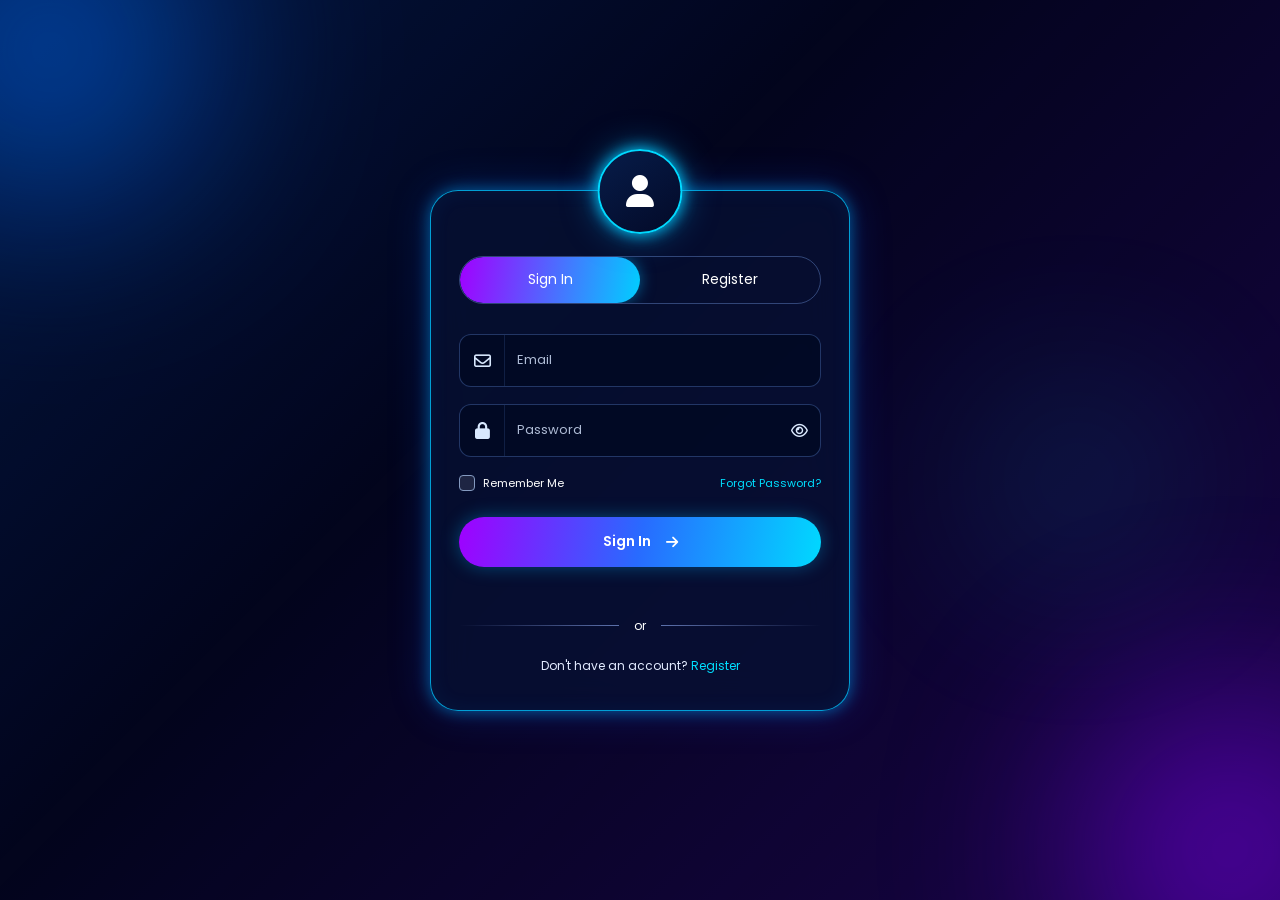
<file: index.html>
<!DOCTYPE html>
<html lang="en">
<head>
    <meta charset="UTF-8">
    <meta name="viewport" content="width=device-width, initial-scale=1.0">
    <title>Sign In | Welcome Back</title>

    <link rel="stylesheet" href="login.css">

    <!-- Google Fonts -->
    <link rel="preconnect" href="https://fonts.googleapis.com">
    <link rel="preconnect" href="https://fonts.gstatic.com" crossorigin>
    <link href="https://fonts.googleapis.com/css2?family=Poppins:wght@300;400;500;600;700&display=swap" rel="stylesheet">

    <!-- Icons -->
    <link rel="stylesheet" href="https://cdnjs.cloudflare.com/ajax/libs/font-awesome/6.5.2/css/all.min.css">
</head>

<body>

    <div class="background-glow glow-one"></div>
    <div class="background-glow glow-two"></div>
    <div class="background-glow glow-three"></div>

    <main class="login-container">

        <div class="login-card">

            <!-- User Icon -->
            <div class="profile-icon">
                <i class="fa-solid fa-user"></i>
            </div>

            <!-- Tabs -->
            <div class="auth-tabs">
                <button class="tab active" type="button">Sign In</button>
                <button class="tab" type="button" id="registerTab">
                    Register
                </button>
            </div>

            <!-- Login Form -->
            <form id="loginForm">

                <div class="input-group">
                    <span class="input-icon">
                        <i class="fa-regular fa-envelope"></i>
                    </span>

                    <input
                        type="email"
                        id="email"
                        placeholder="Email"
                        autocomplete="email"
                        required
                    >
                </div>

                <div class="input-group">
                    <span class="input-icon">
                        <i class="fa-solid fa-lock"></i>
                    </span>

                    <input
                        type="password"
                        id="password"
                        placeholder="Password"
                        autocomplete="current-password"
                        required
                    >

                    <button
                        type="button"
                        class="toggle-password"
                        id="togglePassword"
                        aria-label="Show password"
                    >
                        <i class="fa-regular fa-eye"></i>
                    </button>
                </div>

                <!-- Remember Me -->
                <div class="form-options">

                    <label class="remember-me">
                        <input type="checkbox" id="rememberMe">
                        <span class="custom-checkbox"></span>
                        Remember Me
                    </label>

                    <a href="#" id="forgotPassword">
                        Forgot Password?
                    </a>

                </div>

                <!-- Sign In Button -->
                <button type="submit" class="signin-btn" id="signinBtn">
                    <span>Sign In</span>
                    <i class="fa-solid fa-arrow-right"></i>
                </button>

                <!-- Message -->
                <p id="loginMessage" class="message" aria-live="polite"></p>

                <!-- Divider -->
                <div class="divider">
                    <span></span>
                    <p>or</p>
                    <span></span>
                </div>

                <!-- Register Link -->
                <p class="register-text">
                    Don't have an account?
                    <a href="#" id="registerLink">Register</a>
                </p>

            </form>

        </div>

    </main>

    <script src="login.js"></script>

</body>
</html>
</file>
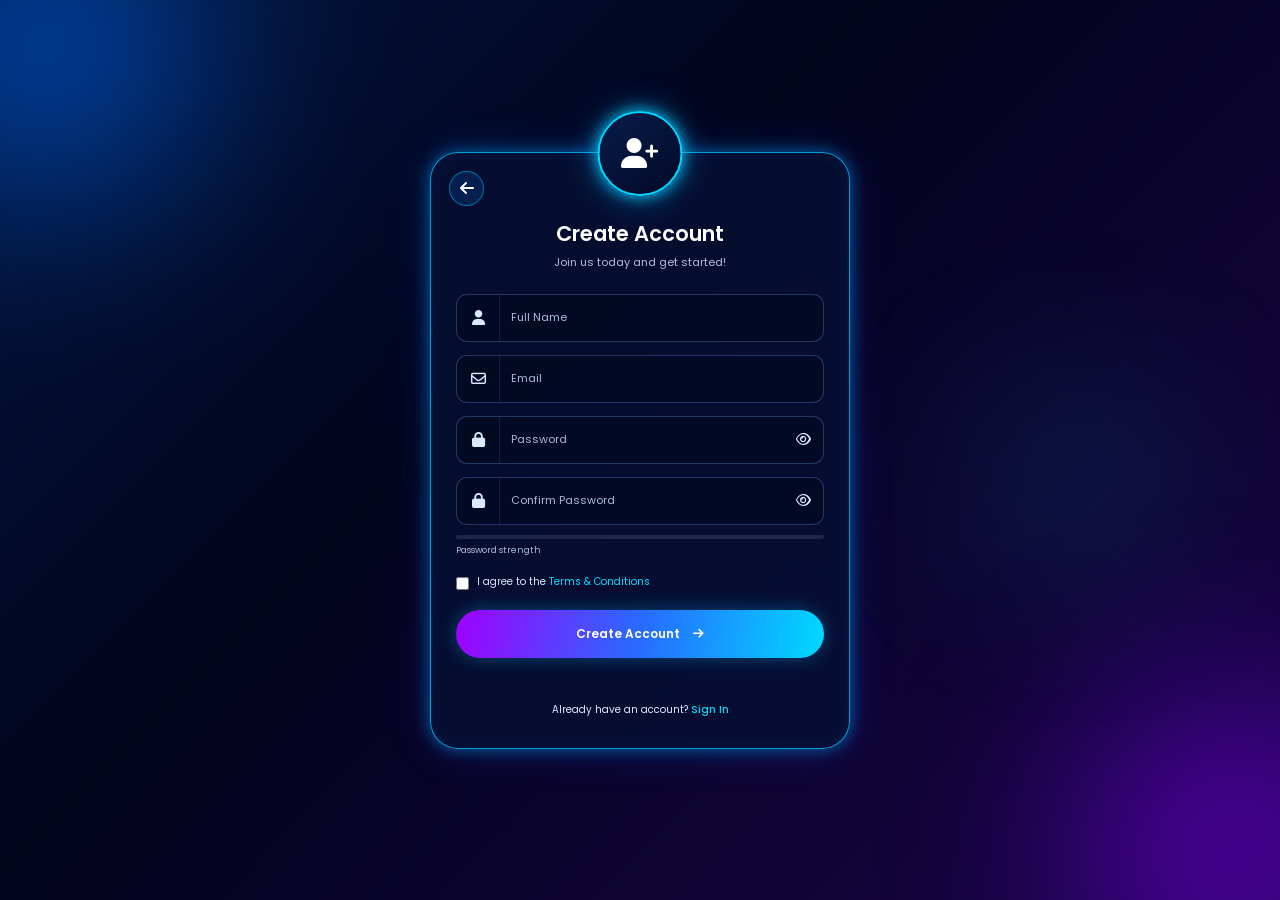
<file: signup.html>
<!DOCTYPE html>
<html lang="en">

<head>
    <meta charset="UTF-8">
    <meta name="viewport" content="width=device-width, initial-scale=1.0">

    <title>Create Account | Register</title>

    <!-- Reuse Login Styles -->
    <link rel="stylesheet" href="login.css">

    <!-- Signup Styles -->
    <link rel="stylesheet" href="signup.css">

    <!-- Google Fonts -->
    <link rel="preconnect" href="https://fonts.googleapis.com">
    <link rel="preconnect" href="https://fonts.gstatic.com" crossorigin>

    <link href="https://fonts.googleapis.com/css2?family=Poppins:wght@300;400;500;600;700&display=swap" rel="stylesheet">

    <!-- Font Awesome -->
    <link rel="stylesheet" href="https://cdnjs.cloudflare.com/ajax/libs/font-awesome/6.5.2/css/all.min.css">

</head>

<body>

    <!-- Background Effects -->
    <div class="background-glow glow-one"></div>
    <div class="background-glow glow-two"></div>
    <div class="background-glow glow-three"></div>


    <main class="signup-container">

        <div class="signup-card">

            <!-- Back Button -->
            <a href="index.html" class="back-button" aria-label="Back to login">
                <i class="fa-solid fa-arrow-left"></i>
            </a>


            <!-- Profile Icon -->
            <div class="signup-profile-icon">
                <i class="fa-solid fa-user-plus"></i>
            </div>


            <!-- Heading -->
            <div class="signup-heading">

                <h2>Create Account</h2>

                <p>Join us today and get started!</p>

            </div>


            <!-- Signup Form -->
            <form id="signupForm">


                <!-- Full Name -->
                <div class="signup-input-group">

                    <span class="signup-input-icon">
                        <i class="fa-solid fa-user"></i>
                    </span>

                    <input
                        type="text"
                        id="fullName"
                        placeholder="Full Name"
                        autocomplete="name"
                        minlength="2"
                        required
                    >

                </div>


                <!-- Email -->
                <div class="signup-input-group">

                    <span class="signup-input-icon">
                        <i class="fa-regular fa-envelope"></i>
                    </span>

                    <input
                        type="email"
                        id="signupEmail"
                        placeholder="Email"
                        autocomplete="email"
                        required
                    >

                </div>


                <!-- Password -->
                <div class="signup-input-group">

                    <span class="signup-input-icon">
                        <i class="fa-solid fa-lock"></i>
                    </span>

                    <input
                        type="password"
                        id="signupPassword"
                        placeholder="Password"
                        autocomplete="new-password"
                        minlength="8"
                        required
                    >

                    <button
                        type="button"
                        class="signup-toggle-password"
                        data-target="signupPassword"
                        aria-label="Show password"
                    >
                        <i class="fa-regular fa-eye"></i>
                    </button>

                </div>


                <!-- Confirm Password -->
                <div class="signup-input-group">

                    <span class="signup-input-icon">
                        <i class="fa-solid fa-lock"></i>
                    </span>

                    <input
                        type="password"
                        id="confirmPassword"
                        placeholder="Confirm Password"
                        autocomplete="new-password"
                        required
                    >

                    <button
                        type="button"
                        class="signup-toggle-password"
                        data-target="confirmPassword"
                        aria-label="Show password"
                    >
                        <i class="fa-regular fa-eye"></i>
                    </button>

                </div>


                <!-- Password Strength -->
                <div class="password-strength">

                    <div class="strength-bar">
                        <span id="strengthProgress"></span>
                    </div>

                    <p id="strengthText">Password strength</p>

                </div>


                <!-- Terms -->
                <label class="terms-checkbox">

                    <input type="checkbox" id="agreeTerms" required>

                    <span>
                        I agree to the
                        <a href="#" id="termsLink">Terms & Conditions</a>
                    </span>

                </label>


                <!-- Create Account Button -->
                <button
                    type="submit"
                    class="create-account-btn"
                    id="createAccountBtn"
                >

                    <span>Create Account</span>

                    <i class="fa-solid fa-arrow-right"></i>

                </button>


                <!-- Feedback -->
                <p id="signupMessage" class="signup-message" aria-live="polite"></p>


                <!-- Login Link -->
                <div class="already-account">

                    Already have an account?

                    <a href="index.html">Sign In</a>

                </div>


            </form>

        </div>

    </main>


    <script src="signup.js"></script>

</body>

</html>
</file>
<file: login.css>
/* ==============================
   GENERAL STYLING
================================= */

* {
    margin: 0;
    padding: 0;
    box-sizing: border-box;
}

body {
    font-family: 'Poppins', sans-serif;
    min-height: 100vh;
    display: flex;
    justify-content: center;
    align-items: center;
    overflow-x: hidden;
    background: #03051d;
    color: #fff;
    position: relative;
    padding: 30px 15px;
}

/* ==============================
   ANIMATED BACKGROUND
================================= */

body::before {
    content: "";
    position: fixed;
    inset: 0;
    background:
        linear-gradient(135deg,
            rgba(0, 119, 255, 0.15),
            transparent 40%,
            rgba(126, 0, 255, 0.18)
        );
    z-index: -2;
}

.background-glow {
    position: fixed;
    border-radius: 50%;
    filter: blur(100px);
    opacity: 0.55;
    z-index: -1;
    animation: floating 8s ease-in-out infinite alternate;
}

.glow-one {
    width: 300px;
    height: 300px;
    background: #006eff;
    top: -100px;
    left: -100px;
}

.glow-two {
    width: 300px;
    height: 300px;
    background: #8500ff;
    bottom: -100px;
    right: -100px;
    animation-delay: 2s;
}

.glow-three {
    width: 150px;
    height: 150px;
    background: #00d9ff;
    top: 45%;
    right: 10%;
    opacity: 0.25;
}

@keyframes floating {
    from {
        transform: translate(0, 0);
    }

    to {
        transform: translate(40px, 50px);
    }
}

/* ==============================
   LOGIN CONTAINER
================================= */

.login-container {
    width: 100%;
    max-width: 420px;
    display: flex;
    justify-content: center;
    perspective: 1000px;
}

/* ==============================
   LOGIN CARD
================================= */

.login-card {
    width: 100%;
    padding: 65px 28px 35px;
    position: relative;
    border-radius: 28px;

    background: rgba(7, 17, 52, 0.78);

    backdrop-filter: blur(20px);
    -webkit-backdrop-filter: blur(20px);

    border: 1px solid rgba(0, 195, 255, 0.8);

    box-shadow:
        0 0 15px rgba(0, 174, 255, 0.5),
        0 0 40px rgba(0, 94, 255, 0.25),
        inset 0 0 20px rgba(0, 140, 255, 0.08);

    animation: cardAppear 0.8s ease;
}

@keyframes cardAppear {
    from {
        opacity: 0;
        transform: translateY(35px) scale(0.96);
    }

    to {
        opacity: 1;
        transform: translateY(0) scale(1);
    }
}

/* ==============================
   PROFILE ICON
================================= */

.profile-icon {
    width: 85px;
    height: 85px;
    border-radius: 50%;

    position: absolute;
    top: -42px;
    left: 50%;
    transform: translateX(-50%);

    display: flex;
    justify-content: center;
    align-items: center;

    background: linear-gradient(145deg, #071c49, #030a28);

    border: 2px solid #00d9ff;

    box-shadow:
        0 0 15px #00cfff,
        0 0 35px rgba(0, 170, 255, 0.5);

    font-size: 32px;
    color: white;
}

/* ==============================
   AUTHENTICATION TABS
================================= */

.auth-tabs {
    display: flex;
    width: 100%;
    height: 48px;
    border: 1px solid rgba(132, 174, 255, 0.35);
    border-radius: 30px;
    overflow: hidden;
    margin-bottom: 30px;
}

.tab {
    width: 50%;
    border: none;
    outline: none;
    background: transparent;
    color: white;
    font-family: inherit;
    font-size: 14px;
    cursor: pointer;
    transition: 0.3s ease;
}

.tab.active {
    border-radius: 30px;
    background: linear-gradient(100deg, #a100ff, #00cfff);
    box-shadow: 0 0 15px rgba(0, 184, 255, 0.5);
}

.tab:not(.active):hover {
    background: rgba(0, 160, 255, 0.12);
}

/* ==============================
   INPUT FIELDS
================================= */

.input-group {
    height: 53px;
    width: 100%;
    position: relative;
    display: flex;
    align-items: center;

    margin-bottom: 17px;

    border-radius: 12px;
    border: 1px solid rgba(110, 159, 255, 0.3);

    background: rgba(1, 8, 31, 0.65);

    transition: 0.3s ease;
}

.input-group:focus-within {
    border-color: #00cfff;

    box-shadow:
        0 0 10px rgba(0, 207, 255, 0.5),
        inset 0 0 8px rgba(0, 207, 255, 0.1);
}

.input-icon {
    width: 45px;
    height: 100%;

    display: flex;
    justify-content: center;
    align-items: center;

    color: #d9e9ff;
    font-size: 17px;

    border-right: 1px solid rgba(110, 159, 255, 0.15);
}

.input-group input {
    flex: 1;
    min-width: 0;
    height: 100%;

    border: none;
    outline: none;

    background: transparent;
    color: white;

    font-family: inherit;
    font-size: 13px;

    padding: 0 12px;
}

.input-group input::placeholder {
    color: #aebbd5;
}

.input-group input:focus {
    outline: none;
}

.toggle-password {
    width: 42px;
    height: 100%;
    border: none;
    background: transparent;
    color: #dceaff;
    cursor: pointer;
    font-size: 15px;
    transition: 0.3s;
}

.toggle-password:hover {
    color: #00d9ff;
}

/* ==============================
   FORM OPTIONS
================================= */

.form-options {
    display: flex;
    justify-content: space-between;
    align-items: center;
    gap: 10px;
    margin: 18px 0 25px;
    font-size: 11px;
}

.remember-me {
    display: flex;
    align-items: center;
    gap: 8px;
    cursor: pointer;
}

.remember-me input {
    display: none;
}

.custom-checkbox {
    width: 16px;
    height: 16px;
    border-radius: 4px;
    background: rgba(255,255,255,0.1);
    border: 1px solid #849ac0;
    display: inline-flex;
    align-items: center;
    justify-content: center;
}

.remember-me input:checked + .custom-checkbox {
    background: #00cfff;
    border-color: #00cfff;
}

.remember-me input:checked + .custom-checkbox::after {
    content: "✓";
    color: #00122c;
    font-size: 12px;
    font-weight: bold;
}

.form-options a,
.register-text a {
    color: #00dfff;
    text-decoration: none;
    transition: 0.3s;
}

.form-options a:hover,
.register-text a:hover {
    color: #bd75ff;
    text-shadow: 0 0 8px #00dfff;
}

/* ==============================
   SIGN IN BUTTON
================================= */

.signin-btn {
    width: 100%;
    height: 50px;

    border: none;
    border-radius: 30px;

    background: linear-gradient(
        100deg,
        #a000ff,
        #286bff,
        #00d9ff
    );

    color: white;
    font-family: inherit;
    font-size: 14px;
    font-weight: 600;

    cursor: pointer;

    display: flex;
    align-items: center;
    justify-content: center;
    gap: 15px;

    box-shadow: 0 0 18px rgba(0, 183, 255, 0.35);

    transition: 0.3s ease;
}

.signin-btn:hover {
    transform: translateY(-3px);
    box-shadow: 0 0 25px rgba(0, 207, 255, 0.65);
}

.signin-btn:active {
    transform: scale(0.98);
}

.signin-btn:disabled {
    opacity: 0.65;
    cursor: wait;
}

/* ==============================
   DIVIDER
================================= */

.divider {
    display: flex;
    align-items: center;
    gap: 15px;
    margin: 22px 0;
}

.divider span {
    flex: 1;
    height: 1px;
    background: linear-gradient(
        90deg,
        transparent,
        rgba(151, 180, 255, 0.6)
    );
}

.divider span:last-child {
    background: linear-gradient(
        90deg,
        rgba(151, 180, 255, 0.6),
        transparent
    );
}

.divider p {
    color: white;
    font-size: 12px;
}

/* ==============================
   REGISTER TEXT
================================= */

.register-text {
    text-align: center;
    font-size: 12px;
    color: #e2eaff;
}

/* ==============================
   FEEDBACK MESSAGE
================================= */

.message {
    text-align: center;
    font-size: 12px;
    margin-top: 12px;
    min-height: 16px;
}

.message.success {
    color: #54ffbd;
}

.message.error {
    color: #ff6b8a;
}

/* ==============================
   RESPONSIVE DESIGN
================================= */

@media (max-width: 480px) {

    body {
        padding: 55px 18px;
    }

    .login-card {
        padding: 60px 22px 30px;
        border-radius: 23px;
    }

    .profile-icon {
        width: 78px;
        height: 78px;
        font-size: 28px;
        top: -39px;
    }

    .form-options {
        font-size: 10px;
    }

}

@media (max-width: 350px) {

    .login-card {
        padding-left: 16px;
        padding-right: 16px;
    }

    .form-options {
        flex-wrap: wrap;
    }

}
</file>
<file: signup.css>
/* ==========================
   SIGNUP CONTAINER
=========================== */

.signup-container {
    width: 100%;
    max-width: 420px;
    display: flex;
    justify-content: center;
    perspective: 1000px;
}

/* ==========================
   SIGNUP CARD
=========================== */

.signup-card {
    width: 100%;
    position: relative;

    padding: 65px 25px 30px;

    border-radius: 28px;

    background: rgba(7, 17, 52, 0.82);

    backdrop-filter: blur(20px);
    -webkit-backdrop-filter: blur(20px);

    border: 1px solid rgba(0, 195, 255, 0.8);

    box-shadow:
        0 0 15px rgba(0, 174, 255, 0.5),
        0 0 40px rgba(0, 94, 255, 0.25),
        inset 0 0 20px rgba(0, 140, 255, 0.08);

    animation: cardAppear 0.8s ease;
}

/* ==========================
   BACK BUTTON
=========================== */

.back-button {
    position: absolute;

    top: 18px;
    left: 18px;

    width: 35px;
    height: 35px;

    display: flex;
    justify-content: center;
    align-items: center;

    color: white;
    text-decoration: none;

    border: 1px solid rgba(0, 200, 255, 0.5);
    border-radius: 50%;

    background: rgba(0, 120, 255, 0.15);

    transition: 0.3s;
}

.back-button:hover {
    background: #087dff;
    box-shadow: 0 0 15px #00cfff;
    transform: translateX(-3px);
}

/* ==========================
   PROFILE ICON
=========================== */

.signup-profile-icon {
    width: 85px;
    height: 85px;

    position: absolute;
    top: -42px;
    left: 50%;

    transform: translateX(-50%);

    display: flex;
    justify-content: center;
    align-items: center;

    border-radius: 50%;

    background: linear-gradient(
        145deg,
        #071c49,
        #030a28
    );

    border: 2px solid #00d9ff;

    color: white;
    font-size: 30px;

    box-shadow:
        0 0 15px #00cfff,
        0 0 35px rgba(0, 170, 255, 0.5);
}

/* ==========================
   HEADING
=========================== */

.signup-heading {
    text-align: center;
    margin-bottom: 23px;
}

.signup-heading h2 {
    font-size: 21px;
    font-weight: 600;
    color: white;
    margin-bottom: 5px;
}

.signup-heading p {
    font-size: 11px;
    color: #aebfe5;
}

/* ==========================
   INPUT GROUPS
=========================== */

.signup-input-group {
    height: 48px;
    width: 100%;

    display: flex;
    align-items: center;

    position: relative;

    margin-bottom: 13px;

    border-radius: 11px;

    background: rgba(1, 8, 31, 0.65);

    border: 1px solid rgba(110, 159, 255, 0.3);

    transition: 0.3s ease;
}

.signup-input-group:focus-within {
    border-color: #00cfff;

    box-shadow:
        0 0 10px rgba(0, 207, 255, 0.5),
        inset 0 0 8px rgba(0, 207, 255, 0.1);
}

.signup-input-icon {
    width: 43px;
    height: 100%;

    display: flex;
    justify-content: center;
    align-items: center;

    color: #d9e9ff;
    font-size: 15px;

    border-right: 1px solid rgba(110, 159, 255, 0.15);
}

.signup-input-group input {
    flex: 1;
    min-width: 0;
    height: 100%;

    padding: 0 11px;

    background: transparent;
    border: none;
    outline: none;

    color: white;

    font-family: 'Poppins', sans-serif;
    font-size: 11px;
}

.signup-input-group input::placeholder {
    color: #aebbd5;
}

/* ==========================
   PASSWORD VISIBILITY
=========================== */

.signup-toggle-password {
    width: 40px;
    height: 100%;

    border: none;
    background: transparent;

    color: #dceaff;

    cursor: pointer;

    transition: 0.3s;
}

.signup-toggle-password:hover {
    color: #00d9ff;
}

/* ==========================
   PASSWORD STRENGTH
=========================== */

.password-strength {
    margin-top: -3px;
    margin-bottom: 14px;
}

.strength-bar {
    height: 4px;
    width: 100%;

    background: rgba(255, 255, 255, 0.1);

    border-radius: 10px;
    overflow: hidden;
}

.strength-bar span {
    display: block;

    width: 0%;
    height: 100%;

    border-radius: 10px;

    transition: 0.3s ease;
}

#strengthProgress.weak {
    width: 25%;
    background: #ff4d6d;
}

#strengthProgress.fair {
    width: 50%;
    background: #ffb347;
}

#strengthProgress.good {
    width: 75%;
    background: #00cfff;
}

#strengthProgress.strong {
    width: 100%;
    background: #42ffad;
}

.password-strength p {
    font-size: 9px;
    color: #aebbd5;
    margin-top: 5px;
}

/* ==========================
   TERMS CHECKBOX
=========================== */

.terms-checkbox {
    display: flex;
    align-items: flex-start;
    gap: 8px;

    margin: 17px 0 20px;

    font-size: 10px;
    color: #d9e9ff;

    cursor: pointer;
}

.terms-checkbox input {
    accent-color: #00cfff;
    margin-top: 3px;
    cursor: pointer;
}

.terms-checkbox a {
    color: #00dfff;
    text-decoration: none;
}

.terms-checkbox a:hover {
    text-decoration: underline;
}

/* ==========================
   CREATE ACCOUNT BUTTON
=========================== */

.create-account-btn {
    width: 100%;
    height: 48px;

    border: none;
    border-radius: 30px;

    background: linear-gradient(
        100deg,
        #a000ff,
        #286bff,
        #00d9ff
    );

    color: white;

    font-family: 'Poppins', sans-serif;
    font-size: 12px;
    font-weight: 600;

    display: flex;
    justify-content: center;
    align-items: center;

    gap: 13px;

    cursor: pointer;

    box-shadow: 0 0 18px rgba(0, 183, 255, 0.35);

    transition: 0.3s ease;
}

.create-account-btn:hover {
    transform: translateY(-3px);

    box-shadow:
        0 0 20px rgba(0, 207, 255, 0.7);
}

.create-account-btn:active {
    transform: scale(0.98);
}

.create-account-btn:disabled {
    opacity: 0.65;
    cursor: wait;
}

/* ==========================
   SIGNUP MESSAGE
=========================== */

.signup-message {
    text-align: center;

    font-size: 10px;

    min-height: 15px;

    margin-top: 12px;
}

.signup-message.success {
    color: #54ffbd;
}

.signup-message.error {
    color: #ff6b8a;
}

/* ==========================
   ALREADY HAVE ACCOUNT
=========================== */

.already-account {
    text-align: center;

    font-size: 10px;

    color: #e2eaff;

    margin-top: 17px;
}

.already-account a {
    color: #00dfff;

    text-decoration: none;

    font-weight: 500;

    transition: 0.3s;
}

.already-account a:hover {
    color: #bd75ff;
    text-shadow: 0 0 8px #00dfff;
}

/* ==========================
   RESPONSIVE DESIGN
=========================== */

@media (max-width: 480px) {

    .signup-container {
        max-width: 390px;
    }

    .signup-card {
        padding: 62px 20px 28px;
        border-radius: 23px;
    }

    .signup-profile-icon {
        width: 78px;
        height: 78px;
        top: -39px;
        font-size: 27px;
    }

}

@media (max-width: 350px) {

    .signup-card {
        padding-left: 15px;
        padding-right: 15px;
    }

    .signup-heading h2 {
        font-size: 18px;
    }

}
</file>
